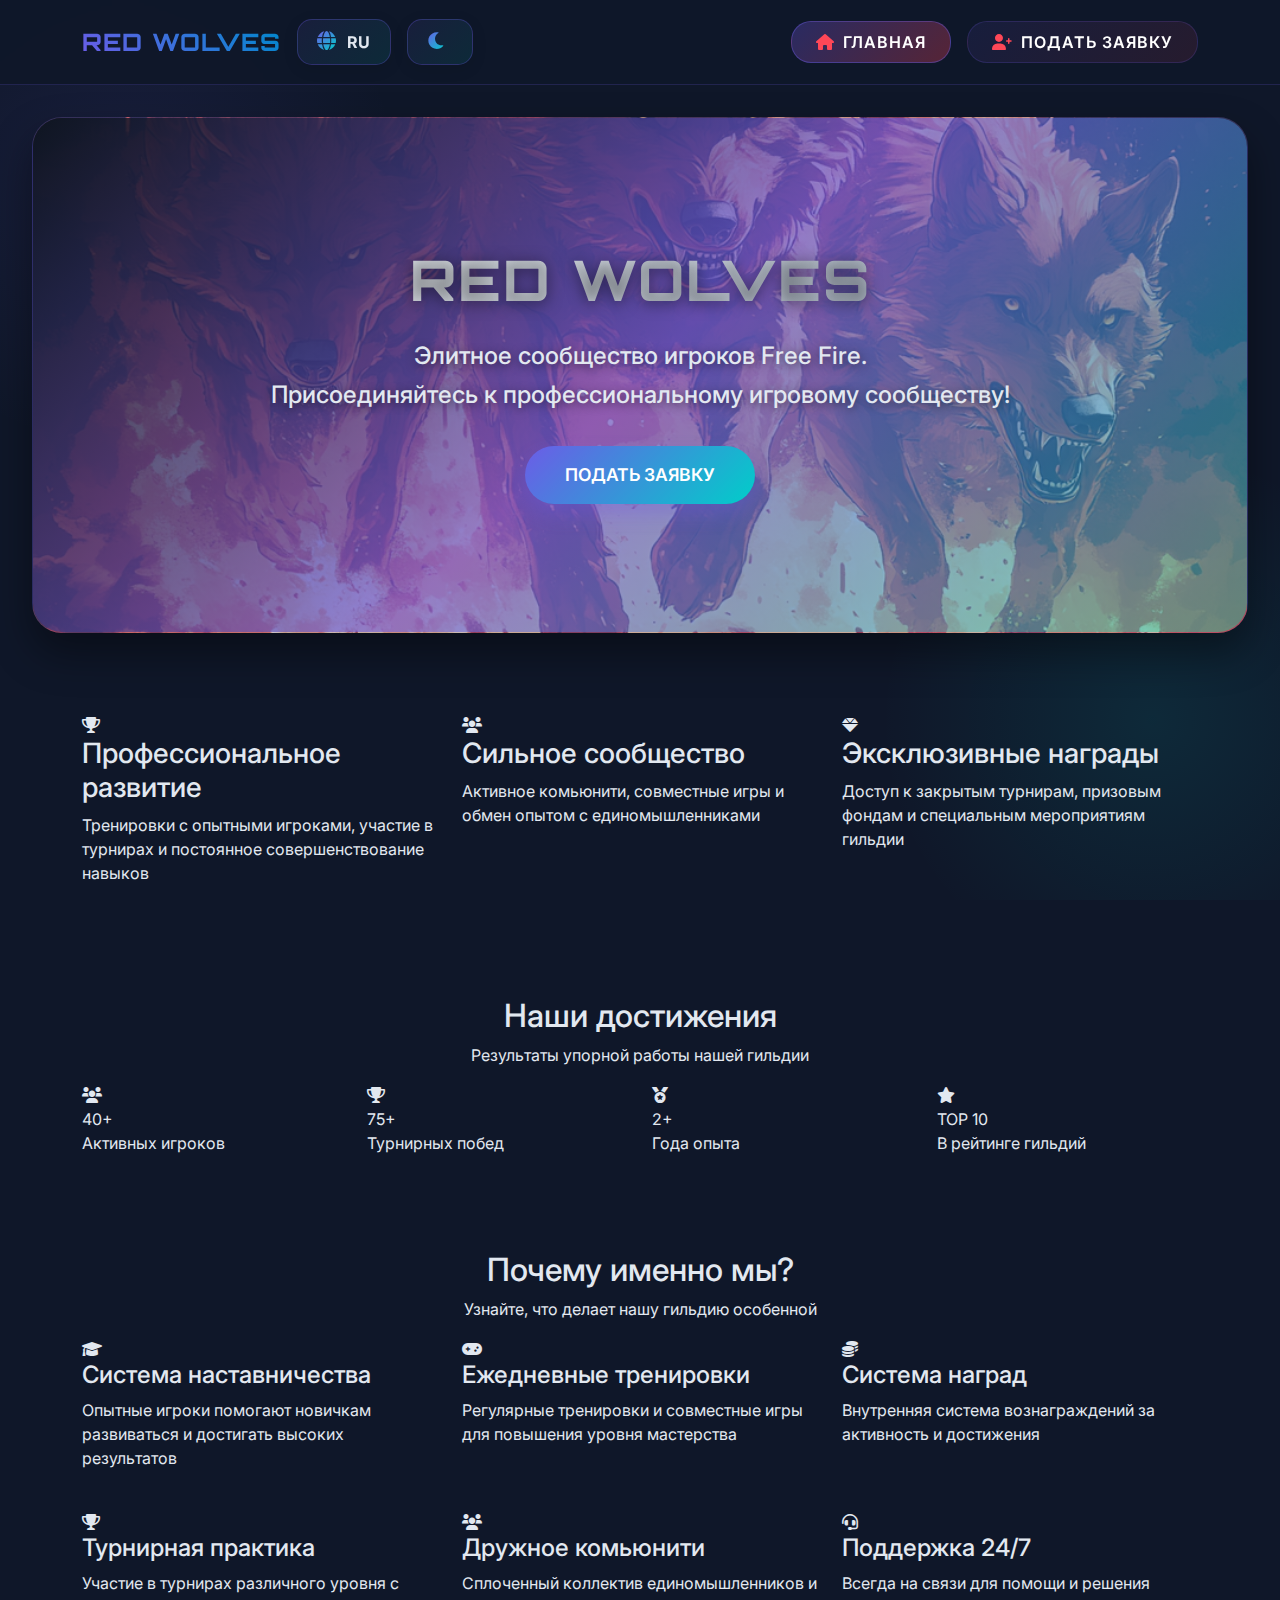
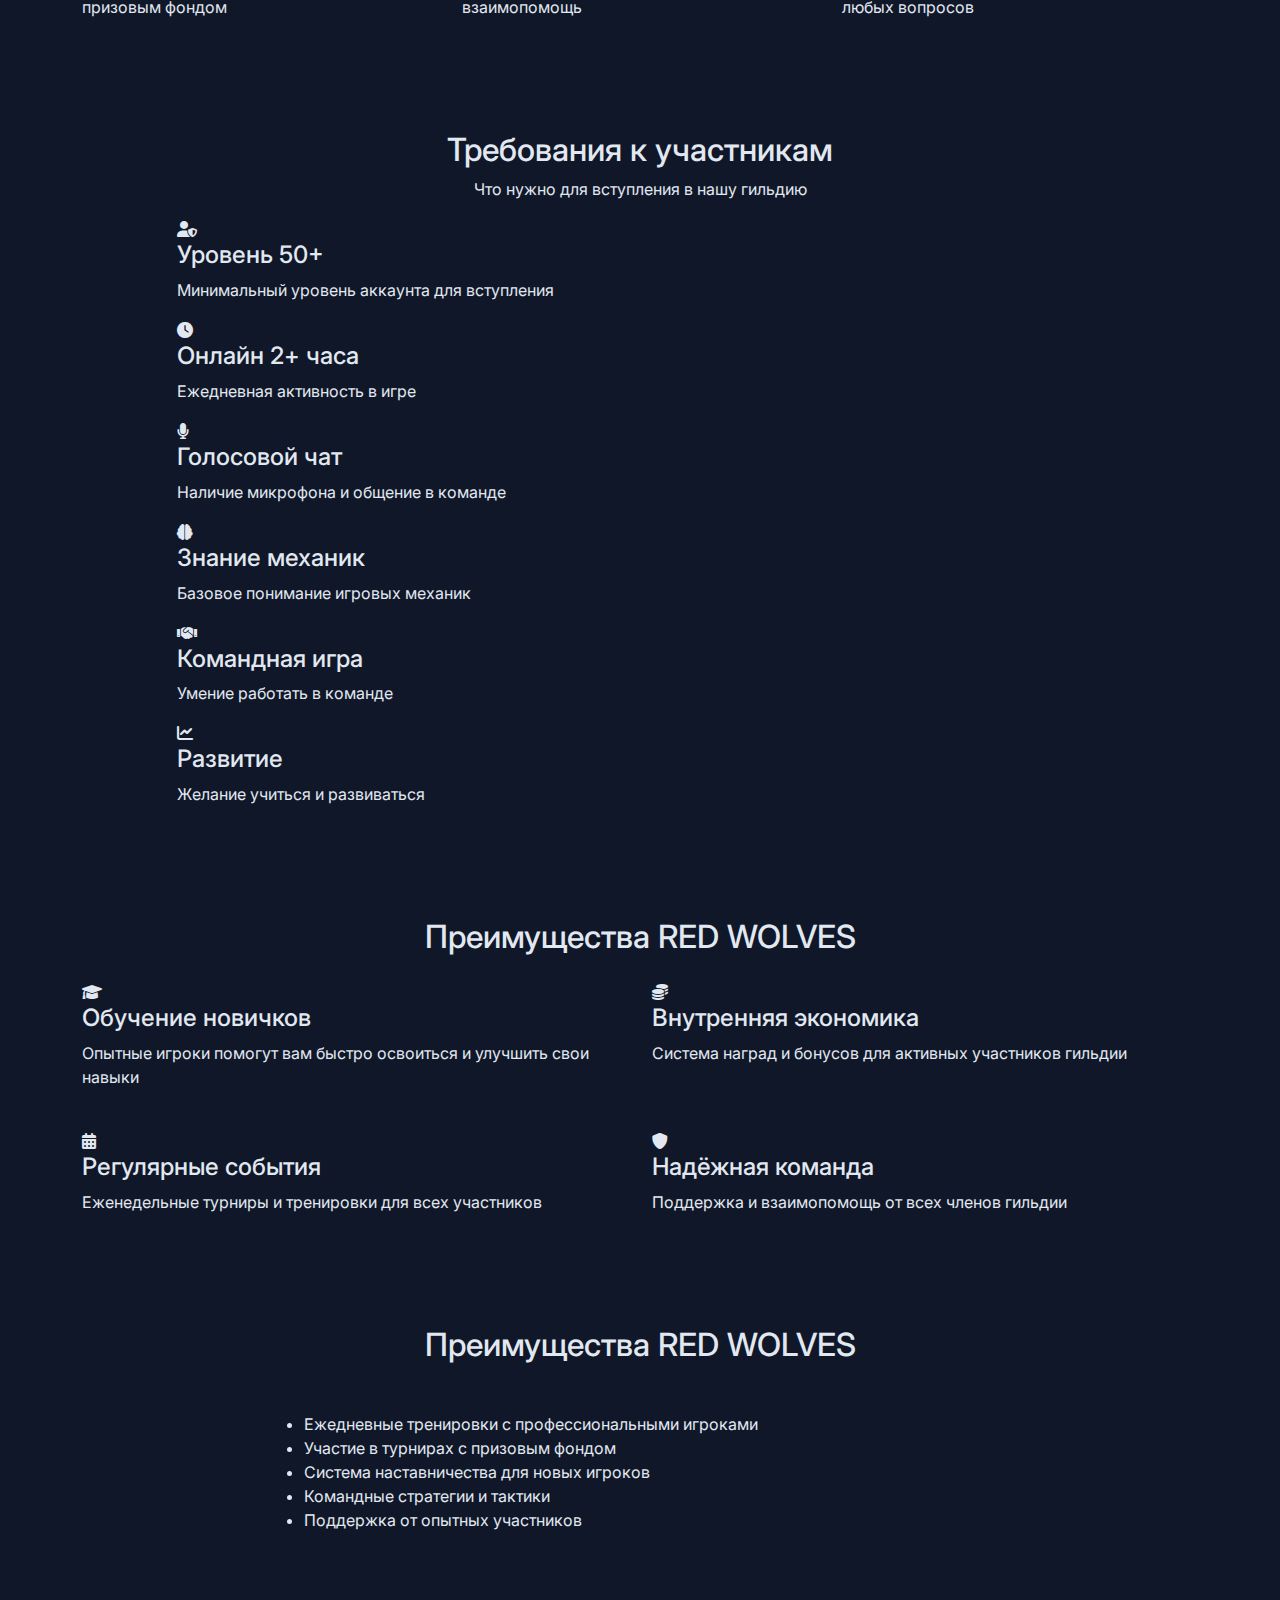
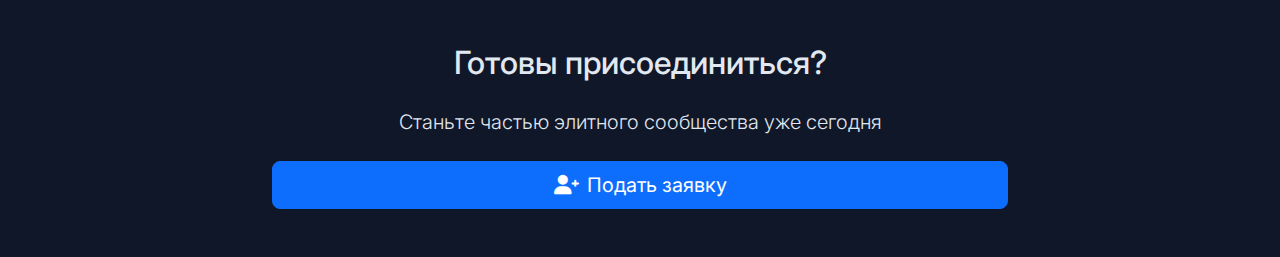
<file: index.html>
<!DOCTYPE html>
<html lang="ru">
<head>
    <meta charset="UTF-8">
    <meta name="viewport" content="width=device-width, initial-scale=1.0">
    <title>RED WOLVES - Элитная Гильдия</title>
    <link href="https://cdn.jsdelivr.net/npm/bootstrap@5.1.3/dist/css/bootstrap.min.css" rel="stylesheet">
    <link href="https://cdnjs.cloudflare.com/ajax/libs/font-awesome/6.0.0/css/all.min.css" rel="stylesheet">
    <link href="https://fonts.googleapis.com/css2?family=Inter:wght@400;500;600;700;800&display=swap" rel="stylesheet">
    <link href="https://fonts.googleapis.com/css2?family=Orbitron:wght@400;500;600;700;800;900&display=swap" rel="stylesheet">
    <link href="css/style.css" rel="stylesheet">
</head>
<body>
    <nav class="navbar navbar-expand-lg sticky-top">
        <div class="container">
            <a class="navbar-brand animate-float" href="#">
                <span class="brand-text">RED WOLVES</span>
            </a>
            
            <!-- Кнопки для ПК версии -->
            <div class="nav-controls-desktop d-none d-lg-flex">
                <div class="language-switch me-3">
                    <button class="btn btn-lang" onclick="toggleLanguage()">
                        <i class="fas fa-globe"></i>
                        <span class="lang-text">RU</span>
                    </button>
                </div>
                <div class="theme-switch me-3">
                    <button class="btn btn-theme" onclick="toggleTheme()">
                        <i class="fas fa-moon"></i>
                    </button>
                </div>
            </div>

            <!-- Кнопка мобильного меню -->
            <button class="navbar-toggler" type="button" data-bs-toggle="collapse" data-bs-target="#navbarNav">
                <i class="fas fa-bars"></i>
            </button>

            <div class="collapse navbar-collapse" id="navbarNav">
                <!-- Кнопки для мобильной версии -->
                <div class="nav-controls-mobile d-lg-none mb-3">
                    <div class="d-flex justify-content-center gap-3">
                        <button class="btn btn-lang mobile" onclick="toggleLanguage()">
                            <i class="fas fa-globe"></i>
                            <span class="lang-text">RU</span>
                        </button>
                        <button class="btn btn-theme mobile" onclick="toggleTheme()">
                            <i class="fas fa-moon"></i>
                        </button>
                    </div>
                </div>

                <ul class="navbar-nav ms-auto">
                    <li class="nav-item">
                        <a class="nav-link active" href="#"><i class="fas fa-home me-2"></i>Главная</a>
                    </li>
                    <li class="nav-item">
                        <a class="nav-link" href="apply.html"><i class="fas fa-user-plus me-2"></i>Подать заявку</a>
                    </li>
                </ul>
            </div>
        </div>
    </nav>

    <main>
        <section class="hero-section">
            <div class="hero-content">
                <h1 class="hero-title">RED WOLVES</h1>
                <p class="hero-subtitle">Элитное сообщество игроков Free Fire.<br>
                    Присоединяйтесь к профессиональному игровому сообществу!</p>
                <a href="apply.html" class="hero-button">Подать заявку</a>
            </div>
        </section>

        <section class="features-section py-4 py-md-5">
            <div class="container">
                <div class="row g-3 g-md-4">
                    <div class="col-12 col-md-4">
                        <div class="feature-card animate-slide-left">
                            <i class="fas fa-trophy"></i>
                            <h3>Профессиональное развитие</h3>
                            <p>Тренировки с опытными игроками, участие в турнирах и постоянное совершенствование навыков</p>
                        </div>
                    </div>
                    <div class="col-12 col-md-4">
                        <div class="feature-card animate-fade-in">
                            <i class="fas fa-users"></i>
                            <h3>Сильное сообщество</h3>
                            <p>Активное комьюнити, совместные игры и обмен опытом с единомышленниками</p>
                        </div>
                    </div>
                    <div class="col-12 col-md-4">
                        <div class="feature-card animate-slide-right">
                            <i class="fas fa-gem"></i>
                            <h3>Эксклюзивные награды</h3>
                            <p>Доступ к закрытым турнирам, призовым фондам и специальным мероприятиям гильдии</p>
                        </div>
                    </div>
                </div>
            </div>
        </section>

        <section class="achievements-section py-4 py-md-5">
            <div class="container">
                <div class="section-header text-center">
                    <h2 class="gradient-text">Наши достижения</h2>
                    <p class="section-subtitle">Результаты упорной работы нашей гильдии</p>
                </div>
                <div class="row g-4">
                    <div class="col-6 col-md-3">
                        <div class="achievement-card">
                            <div class="achievement-icon">
                                <i class="fas fa-users"></i>
                            </div>
                            <div class="achievement-number" data-count="40">40+</div>
                            <div class="achievement-text">Активных игроков</div>
                        </div>
                    </div>
                    <div class="col-6 col-md-3">
                        <div class="achievement-card">
                            <div class="achievement-icon">
                                <i class="fas fa-trophy"></i>
                            </div>
                            <div class="achievement-number" data-count="75">75+</div>
                            <div class="achievement-text">Турнирных побед</div>
                        </div>
                    </div>
                    <div class="col-6 col-md-3">
                        <div class="achievement-card">
                            <div class="achievement-icon">
                                <i class="fas fa-medal"></i>
                            </div>
                            <div class="achievement-number" data-count="2">2+</div>
                            <div class="achievement-text">Года опыта</div>
                        </div>
                    </div>
                    <div class="col-6 col-md-3">
                        <div class="achievement-card">
                            <div class="achievement-icon">
                                <i class="fas fa-star"></i>
                            </div>
                            <div class="achievement-number">TOP 10</div>
                            <div class="achievement-text">В рейтинге гильдий</div>
                        </div>
                    </div>
                </div>
            </div>
        </section>

        <section class="why-us-section py-4 py-md-5">
            <div class="container">
                <div class="section-header text-center">
                    <h2 class="gradient-text">Почему именно мы?</h2>
                    <p class="section-subtitle">Узнайте, что делает нашу гильдию особенной</p>
                </div>
                <div class="row g-4">
                    <div class="col-md-6 col-lg-4">
                        <div class="why-us-card">
                            <div class="card-icon">
                                <i class="fas fa-graduation-cap"></i>
                            </div>
                            <h4>Система наставничества</h4>
                            <p>Опытные игроки помогают новичкам развиваться и достигать высоких результатов</p>
                        </div>
                    </div>
                    <div class="col-md-6 col-lg-4">
                        <div class="why-us-card">
                            <div class="card-icon">
                                <i class="fas fa-gamepad"></i>
                            </div>
                            <h4>Ежедневные тренировки</h4>
                            <p>Регулярные тренировки и совместные игры для повышения уровня мастерства</p>
                        </div>
                    </div>
                    <div class="col-md-6 col-lg-4">
                        <div class="why-us-card">
                            <div class="card-icon">
                                <i class="fas fa-coins"></i>
                            </div>
                            <h4>Система наград</h4>
                            <p>Внутренняя система вознаграждений за активность и достижения</p>
                        </div>
                    </div>
                    <div class="col-md-6 col-lg-4">
                        <div class="why-us-card">
                            <div class="card-icon">
                                <i class="fas fa-trophy"></i>
                            </div>
                            <h4>Турнирная практика</h4>
                            <p>Участие в турнирах различного уровня с призовым фондом</p>
                        </div>
                    </div>
                    <div class="col-md-6 col-lg-4">
                        <div class="why-us-card">
                            <div class="card-icon">
                                <i class="fas fa-users"></i>
                            </div>
                            <h4>Дружное комьюнити</h4>
                            <p>Сплоченный коллектив единомышленников и взаимопомощь</p>
                        </div>
                    </div>
                    <div class="col-md-6 col-lg-4">
                        <div class="why-us-card">
                            <div class="card-icon">
                                <i class="fas fa-headset"></i>
                            </div>
                            <h4>Поддержка 24/7</h4>
                            <p>Всегда на связи для помощи и решения любых вопросов</p>
                        </div>
                    </div>
                </div>
            </div>
        </section>

        <section class="requirements-section py-4 py-md-5">
            <div class="container">
                <div class="section-header text-center">
                    <h2 class="gradient-text">Требования к участникам</h2>
                    <p class="section-subtitle">Что нужно для вступления в нашу гильдию</p>
                </div>
                <div class="row justify-content-center">
                    <div class="col-lg-10">
                        <div class="requirements-container">
                            <div class="requirements-grid">
                                <div class="requirement-card">
                                    <div class="requirement-icon">
                                        <i class="fas fa-user-shield"></i>
                                    </div>
                                    <h4>Уровень 50+</h4>
                                    <p>Минимальный уровень аккаунта для вступления</p>
                                </div>
                                <div class="requirement-card">
                                    <div class="requirement-icon">
                                        <i class="fas fa-clock"></i>
                                    </div>
                                    <h4>Онлайн 2+ часа</h4>
                                    <p>Ежедневная активность в игре</p>
                                </div>
                                <div class="requirement-card">
                                    <div class="requirement-icon">
                                        <i class="fas fa-microphone"></i>
                                    </div>
                                    <h4>Голосовой чат</h4>
                                    <p>Наличие микрофона и общение в команде</p>
                                </div>
                                <div class="requirement-card">
                                    <div class="requirement-icon">
                                        <i class="fas fa-brain"></i>
                                    </div>
                                    <h4>Знание механик</h4>
                                    <p>Базовое понимание игровых механик</p>
                                </div>
                                <div class="requirement-card">
                                    <div class="requirement-icon">
                                        <i class="fas fa-handshake"></i>
                                    </div>
                                    <h4>Командная игра</h4>
                                    <p>Умение работать в команде</p>
                                </div>
                                <div class="requirement-card">
                                    <div class="requirement-icon">
                                        <i class="fas fa-chart-line"></i>
                                    </div>
                                    <h4>Развитие</h4>
                                    <p>Желание учиться и развиваться</p>
                                </div>
                            </div>
                        </div>
                    </div>
                </div>
            </div>
        </section>

        <section class="benefits-section py-4 py-md-5">
            <div class="container">
                <h2 class="text-center mb-4">Преимущества RED WOLVES</h2>
                <div class="row g-4">
                    <div class="col-md-6">
                        <div class="benefit-card">
                            <i class="fas fa-graduation-cap"></i>
                            <h4>Обучение новичков</h4>
                            <p>Опытные игроки помогут вам быстро освоиться и улучшить свои навыки</p>
                        </div>
                    </div>
                    <div class="col-md-6">
                        <div class="benefit-card">
                            <i class="fas fa-coins"></i>
                            <h4>Внутренняя экономика</h4>
                            <p>Система наград и бонусов для активных участников гильдии</p>
                        </div>
                    </div>
                    <div class="col-md-6">
                        <div class="benefit-card">
                            <i class="fas fa-calendar-alt"></i>
                            <h4>Регулярные события</h4>
                            <p>Еженедельные турниры и тренировки для всех участников</p>
                        </div>
                    </div>
                    <div class="col-md-6">
                        <div class="benefit-card">
                            <i class="fas fa-shield-alt"></i>
                            <h4>Надёжная команда</h4>
                            <p>Поддержка и взаимопомощь от всех членов гильдии</p>
                        </div>
                    </div>
                </div>
            </div>
        </section>

        <section class="advantages-section py-4 py-md-5">
            <div class="container">
                <h2 class="gradient-text text-center mb-4 mb-md-5">Преимущества RED WOLVES</h2>
                <div class="row justify-content-center">
                    <div class="col-12 col-lg-8">
                        <ul class="features-list">
                            <li>Ежедневные тренировки с профессиональными игроками</li>
                            <li>Участие в турнирах с призовым фондом</li>
                            <li>Система наставничества для новых игроков</li>
                            <li>Командные стратегии и тактики</li>
                            <li>Поддержка от опытных участников</li>
                        </ul>
                    </div>
                </div>
            </div>
        </section>

        <section class="cta-section py-4 py-md-5">
            <div class="container">
                <div class="text-center">
                    <div class="row justify-content-center">
                        <div class="col-12 col-lg-8">
                            <h2 class="gradient-text mb-3 mb-md-4">Готовы присоединиться?</h2>
                            <p class="lead mb-4">Станьте частью элитного сообщества уже сегодня</p>
                            <div class="d-grid gap-3">
                                <a href="apply.html" class="btn btn-primary btn-lg">
                                    <i class="fas fa-user-plus me-2"></i>Подать заявку
                                </a>
                            </div>
                        </div>
                    </div>
                </div>
            </div>
        </section>
    </main>

    <script src="https://cdn.jsdelivr.net/npm/bootstrap@5.1.3/dist/js/bootstrap.bundle.min.js"></script>
    <script>
        // Тексты для разных языков
        const translations = {
            ru: {
                home: 'Главная',
                apply: 'Подать заявку',
                title: 'RED WOLVES',
                subtitle: 'Элитное сообщество игроков Free Fire.<br>Присоединяйтесь к профессиональному игровому сообществу!',
                joinButton: 'Подать заявку'
            },
            en: {
                home: 'Home',
                apply: 'Apply Now',
                title: 'RED WOLVES',
                subtitle: 'Elite Free Fire Gaming Community.<br>Join the professional gaming community!',
                joinButton: 'Apply Now'
            }
        };

        // Переключение языка
        function toggleLanguage() {
            const langTexts = document.querySelectorAll('.lang-text');
            const currentLang = langTexts[0].textContent;
            const newLang = currentLang === 'RU' ? 'EN' : 'RU';
            const lang = newLang === 'RU' ? 'ru' : 'en';

            // Обновляем текст кнопок языка
            langTexts.forEach(text => text.textContent = newLang);

            // Обновляем навигацию
            document.querySelector('.nav-link[href="#"]').innerHTML = 
                `<i class="fas fa-home me-2"></i>${translations[lang].home}`;
            document.querySelector('.nav-link[href="apply.html"]').innerHTML = 
                `<i class="fas fa-user-plus me-2"></i>${translations[lang].apply}`;

            // Обновляем hero секцию
            document.querySelector('.hero-title').textContent = translations[lang].title;
            document.querySelector('.hero-subtitle').innerHTML = translations[lang].subtitle;
            document.querySelector('.hero-button').textContent = translations[lang].joinButton;

            // Сохраняем выбранный язык
            localStorage.setItem('language', lang);
        }

        // Переключение темы
        function toggleTheme() {
            const themeIcons = document.querySelectorAll('.btn-theme i');
            const body = document.body;
            const isDark = !body.classList.contains('light-theme');

            themeIcons.forEach(icon => {
                if (isDark) {
                    icon.classList.replace('fa-moon', 'fa-sun');
                    body.classList.add('light-theme');
                } else {
                    icon.classList.replace('fa-sun', 'fa-moon');
                    body.classList.remove('light-theme');
                }
            });

            // Сохраняем выбранную тему
            localStorage.setItem('theme', isDark ? 'light' : 'dark');
        }

        // Загрузка сохраненных настроек
        document.addEventListener('DOMContentLoaded', () => {
            // Загружаем тему
            const savedTheme = localStorage.getItem('theme');
            if (savedTheme === 'light') {
                document.body.classList.add('light-theme');
                document.querySelectorAll('.btn-theme i').forEach(icon => {
                    icon.classList.replace('fa-moon', 'fa-sun');
                });
            }

            // Загружаем язык
            const savedLang = localStorage.getItem('language');
            if (savedLang === 'en') {
                document.querySelectorAll('.lang-text').forEach(text => text.textContent = 'EN');
                const lang = 'en';
                
                document.querySelector('.nav-link[href="#"]').innerHTML = 
                    `<i class="fas fa-home me-2"></i>${translations[lang].home}`;
                document.querySelector('.nav-link[href="apply.html"]').innerHTML = 
                    `<i class="fas fa-user-plus me-2"></i>${translations[lang].apply}`;
                
                document.querySelector('.hero-title').textContent = translations[lang].title;
                document.querySelector('.hero-subtitle').innerHTML = translations[lang].subtitle;
                document.querySelector('.hero-button').textContent = translations[lang].joinButton;
            }
        });
    </script>
</body>
</html>
</file>
<file: css/style.css>
:root {
    --primary-color: #6c5ce7;
    --secondary-color: #a29bfe;
    --accent-color: #00cec9;
    --dark-bg: #0f1729;
    --dark-card: #1a2236;
    --dark-input: #2a3447;
    --text-color: #e2e8f0;
    --text-muted: #94a3b8;
    --card-shadow: 0 8px 32px rgba(0, 0, 0, 0.2);
    --gradient-primary: linear-gradient(135deg, #6c5ce7, #a29bfe);
    --gradient-secondary: linear-gradient(135deg, #00cec9, #81ecec);
    --gradient-dark: linear-gradient(135deg, #1a2236, #0f1729);
    --gradient-glow: linear-gradient(135deg, rgba(108, 92, 231, 0.1), rgba(0, 206, 201, 0.1));
}

/* Enhanced Animations */
@keyframes float {
    0% { transform: translateY(0px); }
    50% { transform: translateY(-10px); }
    100% { transform: translateY(0px); }
}

@keyframes pulse {
    0% { transform: scale(1); }
    50% { transform: scale(1.05); }
    100% { transform: scale(1); }
}

@keyframes shimmer {
    0% { background-position: -1000px 0; }
    100% { background-position: 1000px 0; }
}

.animate-float {
    animation: float 6s ease-in-out infinite;
}

.animate-pulse {
    animation: pulse 2s infinite;
}

.shimmer {
    background: linear-gradient(90deg, 
        rgba(255,255,255,0) 0%, 
        rgba(255,255,255,0.2) 50%, 
        rgba(255,255,255,0) 100%);
    background-size: 1000px 100%;
    animation: shimmer 2s infinite;
}

body {
    background-color: var(--dark-bg);
    color: var(--text-color);
    font-family: 'Inter', sans-serif;
    background-image: 
        radial-gradient(circle at 10% 20%, rgba(108, 92, 231, 0.1) 0%, transparent 20%),
        radial-gradient(circle at 90% 80%, rgba(0, 206, 201, 0.1) 0%, transparent 20%);
    background-attachment: fixed;
}

.navbar {
    background: rgba(15, 23, 41, 0.95);
    backdrop-filter: blur(10px);
    border-bottom: 1px solid rgba(108, 92, 231, 0.2);
    padding: 1rem 0;
}

.navbar-brand {
    font-family: 'Orbitron', sans-serif;
    font-weight: 700;
    font-size: 1.5rem;
    color: #fff !important;
    text-transform: uppercase;
    letter-spacing: 1px;
    padding: 0.5rem 0;
}

.brand-text {
    background: linear-gradient(45deg, #6c5ce7, #0088cc);
    -webkit-background-clip: text;
    -webkit-text-fill-color: transparent;
    font-weight: 800;
}

.navbar-brand:hover {
    transform: translateY(-2px);
    text-shadow: 0 0 20px rgba(0, 136, 204, 0.5);
}

.navbar-brand i {
    font-size: 1.8rem;
    color: #ff4757;
    text-shadow: 0 0 15px rgba(255, 71, 87, 0.3);
}

.navbar-nav {
    gap: 1rem;
}

.nav-item {
    position: relative;
}

.nav-link {
    color: #fff !important;
    font-weight: 600;
    text-transform: uppercase;
    letter-spacing: 1px;
    padding: 0.5rem 1.5rem !important;
    border-radius: 20px;
    transition: all 0.3s ease;
    background: linear-gradient(135deg, rgba(108, 92, 231, 0.1), rgba(255, 71, 87, 0.1));
    border: 1px solid rgba(108, 92, 231, 0.2);
}

.nav-link i {
    color: #ff4757;
}

.nav-link:hover {
    transform: translateY(-2px);
    background: linear-gradient(135deg, rgba(108, 92, 231, 0.2), rgba(255, 71, 87, 0.2));
    border-color: rgba(108, 92, 231, 0.3);
    box-shadow: 0 5px 15px rgba(108, 92, 231, 0.2);
}

.nav-link.active {
    background: linear-gradient(135deg, rgba(108, 92, 231, 0.3), rgba(255, 71, 87, 0.3));
    border-color: rgba(108, 92, 231, 0.4);
}

.telegram-nav-link {
    background: linear-gradient(135deg, rgba(0, 136, 204, 0.1), rgba(0, 136, 204, 0.2)) !important;
    border: 1px solid rgba(0, 136, 204, 0.3) !important;
    padding: 0.5rem 1.5rem !important;
    display: flex !important;
    align-items: center;
    justify-content: center;
    font-size: 1rem !important;
    color: #0088cc !important;
    text-shadow: 0 0 15px rgba(0, 136, 204, 0.3);
    transition: all 0.3s ease !important;
    border-radius: 20px !important;
    font-weight: 600 !important;
    text-transform: uppercase;
    letter-spacing: 1px;
}

.telegram-nav-link:hover {
    transform: translateY(-2px) !important;
    background: linear-gradient(135deg, rgba(0, 136, 204, 0.2), rgba(0, 136, 204, 0.3)) !important;
    border-color: rgba(0, 136, 204, 0.4) !important;
    box-shadow: 0 5px 15px rgba(0, 136, 204, 0.2) !important;
}

.telegram-nav-link i {
    font-size: 1.2rem;
    color: #0088cc !important;
}

.hero-section {
    position: relative;
    padding: 8rem 0;
    margin: 2rem;
    background: url('../img/image.png') no-repeat center center;
    background-size: cover;
    border-radius: 30px;
    overflow: hidden;
    box-shadow: 0 20px 40px rgba(0, 0, 0, 0.4);
    border: 1px solid rgba(108, 92, 231, 0.3);
}

.hero-section::before {
    content: '';
    position: absolute;
    top: 0;
    left: 0;
    width: 100%;
    height: 100%;
    background: linear-gradient(135deg,
        rgba(13, 20, 33, 0.9),
        rgba(108, 92, 231, 0.7),
        rgba(0, 206, 201, 0.5));
    z-index: 1;
}

.hero-content {
    position: relative;
    z-index: 3;
    text-align: center;
    padding: 0 1rem;
}

.hero-title {
    font-family: 'Orbitron', sans-serif;
    font-size: 3.5rem;
    font-weight: 800;
    margin-bottom: 1.5rem;
    background: linear-gradient(135deg, #ffffff 0%, #94a3b8 100%);
    -webkit-background-clip: text;
    -webkit-text-fill-color: transparent;
    text-shadow: 0 2px 15px rgba(0, 0, 0, 0.5);
    letter-spacing: 2px;
    animation: fadeInUp 0.8s ease-out;
}

.hero-subtitle {
    font-size: 1.5rem;
    color: #e2e8f0;
    margin-bottom: 2rem;
    font-weight: 500;
    text-shadow: 0 2px 10px rgba(0, 0, 0, 0.5);
    line-height: 1.6;
    animation: fadeInUp 0.8s ease-out 0.2s;
    animation-fill-mode: backwards;
}

.hero-button {
    display: inline-block;
    padding: 1rem 2.5rem;
    font-size: 1.1rem;
    font-weight: 600;
    text-transform: uppercase;
    color: #fff;
    background: linear-gradient(135deg, #6c5ce7 0%, #00cec9 100%);
    border: none;
    border-radius: 50px;
    cursor: pointer;
    transition: all 0.3s ease;
    text-decoration: none;
    box-shadow: 0 10px 20px rgba(108, 92, 231, 0.3);
    animation: fadeInUp 0.8s ease-out 0.4s;
    animation-fill-mode: backwards;
}

.hero-button:hover {
    transform: translateY(-3px);
    box-shadow: 0 15px 30px rgba(108, 92, 231, 0.4);
    color: #fff;
}

.hero-button:active {
    transform: translateY(-1px);
}

@keyframes fadeInUp {
    from {
        opacity: 0;
        transform: translateY(20px);
    }
    to {
        opacity: 1;
        transform: translateY(0);
    }
}

/* Мобильная версия */
@media (max-width: 768px) {
    .hero-section {
        margin: 1rem;
        padding: 6rem 1rem;
        border-radius: 25px;
    }

    .hero-title {
        font-size: 2.5rem;
        letter-spacing: 1px;
    }

    .hero-subtitle {
        font-size: 1.2rem;
        margin-bottom: 1.5rem;
    }

    .hero-button {
        padding: 0.8rem 2rem;
        font-size: 1rem;
    }
}

@media (max-width: 576px) {
    .hero-section {
        margin: 0.8rem;
        padding: 4rem 1rem;
        border-radius: 20px;
    }

    .hero-title {
        font-size: 2rem;
    }

    .hero-subtitle {
        font-size: 1.1rem;
        margin-bottom: 1.2rem;
    }
}

/* Стили для кнопок переключения */
.btn-lang,
.btn-theme {
    background: linear-gradient(135deg, rgba(108, 92, 231, 0.1), rgba(0, 206, 201, 0.1));
    border: 1px solid rgba(108, 92, 231, 0.3);
    color: var(--text-color);
    padding: 0.6rem 1.2rem;
    border-radius: 15px;
    transition: all 0.3s ease;
    font-weight: 600;
    backdrop-filter: blur(5px);
    box-shadow: 0 4px 15px rgba(0, 0, 0, 0.1);
}

.btn-lang:hover,
.btn-theme:hover {
    background: linear-gradient(135deg, rgba(108, 92, 231, 0.2), rgba(0, 206, 201, 0.2));
    border-color: rgba(108, 92, 231, 0.5);
    color: var(--text-color);
    transform: translateY(-2px);
    box-shadow: 0 6px 20px rgba(108, 92, 231, 0.2);
}

.btn-lang i,
.btn-theme i {
    font-size: 1.2rem;
    margin-right: 0.4rem;
    background: linear-gradient(135deg, #6c5ce7, #00cec9);
    -webkit-background-clip: text;
    -webkit-text-fill-color: transparent;
}

.lang-text {
    font-weight: 700;
    font-size: 1rem;
    letter-spacing: 0.5px;
}

/* Мобильные кнопки */
.btn-lang.mobile,
.btn-theme.mobile {
    padding: 0.8rem 1.5rem;
    width: 120px;
    background: linear-gradient(135deg, rgba(108, 92, 231, 0.15), rgba(0, 206, 201, 0.15));
    border: 1px solid rgba(108, 92, 231, 0.4);
    box-shadow: 0 4px 20px rgba(0, 0, 0, 0.15);
}

.btn-lang.mobile:hover,
.btn-theme.mobile:hover {
    background: linear-gradient(135deg, rgba(108, 92, 231, 0.25), rgba(0, 206, 201, 0.25));
    border-color: rgba(108, 92, 231, 0.6);
}

.btn-lang.mobile i,
.btn-theme.mobile i {
    font-size: 1.3rem;
}

/* Мобильная навигация */
@media (max-width: 768px) {
    .navbar-collapse {
        background: rgba(15, 23, 42, 0.95);
        backdrop-filter: blur(10px);
        padding: 1.5rem;
        border-radius: 20px;
        margin-top: 1rem;
        border: 1px solid rgba(108, 92, 231, 0.3);
        box-shadow: 0 10px 30px rgba(0, 0, 0, 0.2);
    }

    .navbar-toggler {
        padding: 0.6rem 1rem;
        font-size: 1.2rem;
        color: var(--text-color);
        border: 1px solid rgba(108, 92, 231, 0.3);
        border-radius: 15px;
        background: linear-gradient(135deg, rgba(108, 92, 231, 0.1), rgba(0, 206, 201, 0.1));
        backdrop-filter: blur(5px);
        box-shadow: 0 4px 15px rgba(0, 0, 0, 0.1);
    }

    .navbar-toggler:hover {
        background: linear-gradient(135deg, rgba(108, 92, 231, 0.2), rgba(0, 206, 201, 0.2));
        border-color: rgba(108, 92, 231, 0.5);
    }

    .navbar-toggler:focus {
        box-shadow: none;
        border-color: rgba(108, 92, 231, 0.5);
    }

    .nav-link {
        padding: 0.8rem 1.2rem;
        border-radius: 12px;
        transition: all 0.3s ease;
        margin: 0.3rem 0;
    }

    .nav-link:hover {
        background: rgba(108, 92, 231, 0.1);
    }
}
</file>
